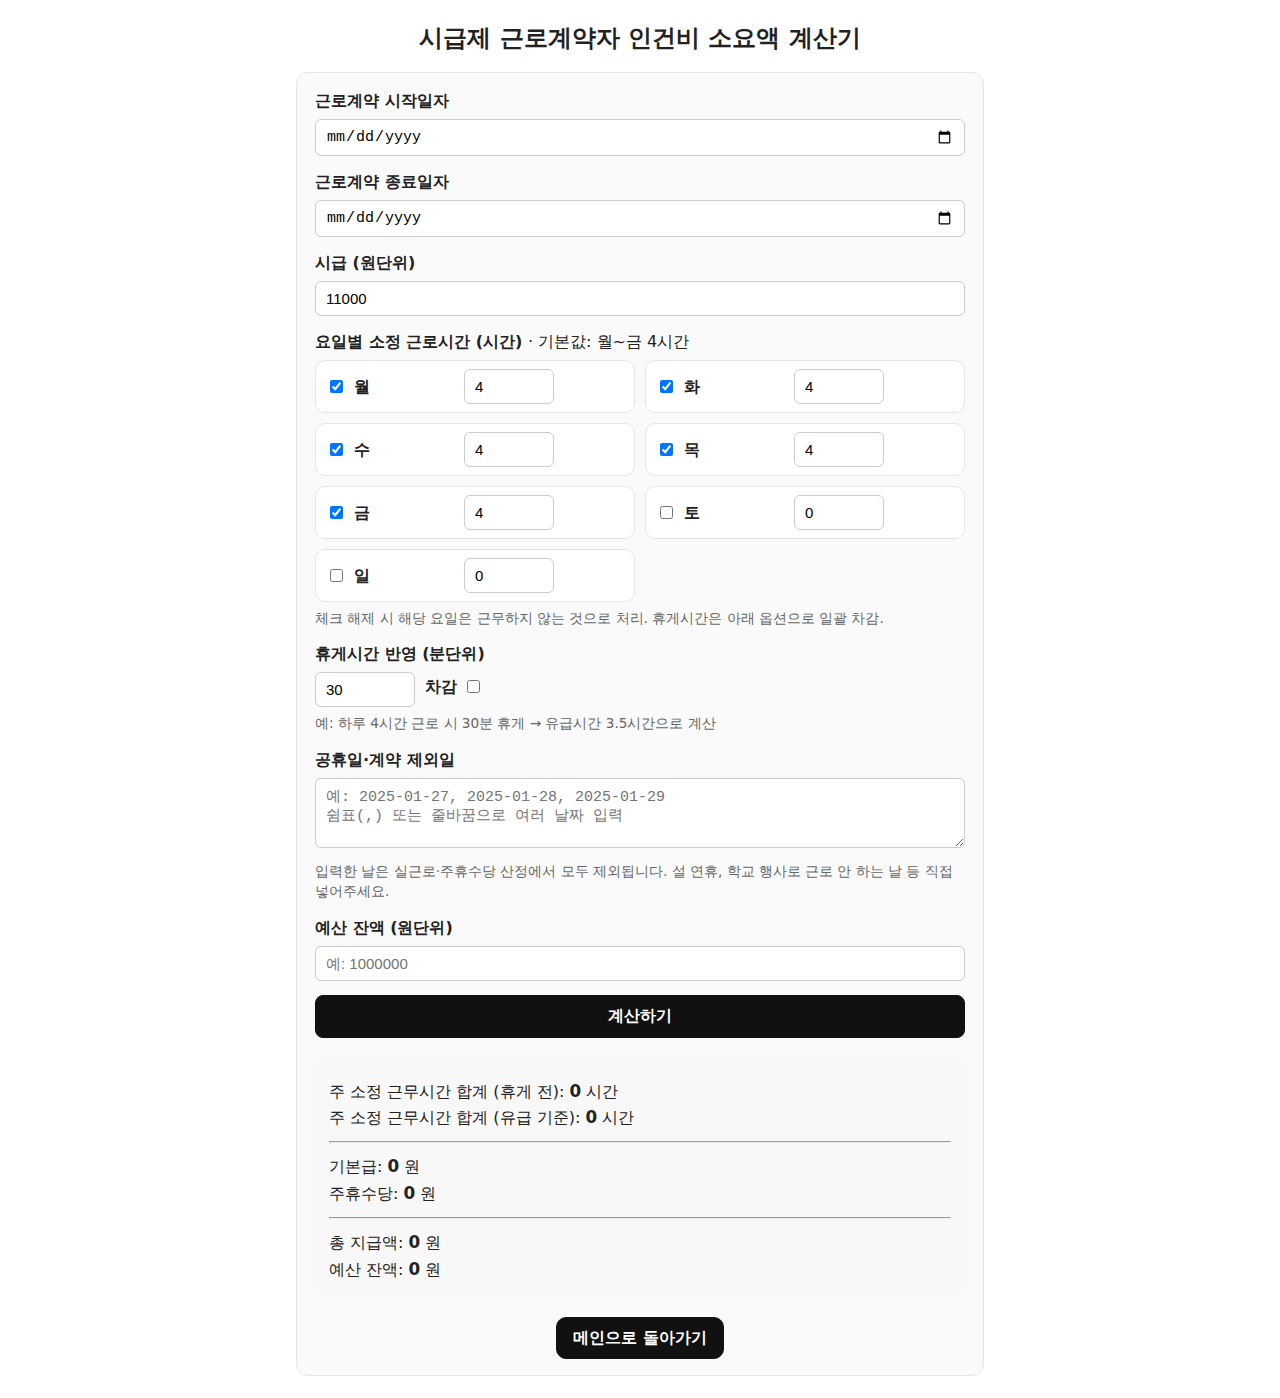
<file: parttime-wage-calculator/index.html>
<!doctype html>
<html lang="ko">
<head>
  <meta charset="utf-8" />
  <meta name="viewport" content="width=device-width, initial-scale=1" />
  <title>시급제 근로계약자 인건비 소요액 계산기</title>

  <link rel="icon" href="/static/favicon.ico" />
  <link rel="stylesheet" href="/static/style.css" />
  <script src="./script.js" defer></script>

  <style>
    body { font-family: system-ui, -apple-system, "Noto Sans KR", sans-serif; background:#fff; color:#222; margin:0; padding:0; }
    main { max-width: 720px; margin: 20px auto; padding: 0 16px; }
    h1 { font-size: 1.5rem; margin-bottom: 16px; text-align: center; }

    .section { border:1px solid #e5e5e5; border-radius:12px; padding:16px 18px; background:#fafafa; }
    .field-row { margin-bottom:14px; }
    label { font-weight:600; display:block; margin-bottom:6px; }

    input[type="number"], input[type="date"] {
      width:100%; box-sizing:border-box; padding:8px 10px; border:1px solid #ccc; border-radius:6px; font-size:15px;
    }

    /* 공휴일·제외일 입력용 */
    textarea {
      width:100%;
      box-sizing:border-box;
      padding:8px 10px;
      border:1px solid #ccc;
      border-radius:6px;
      font-size:15px;
      resize:vertical;
      min-height:70px;
    }

    .days-grid { display:grid; grid-template-columns: 1fr 1fr; gap:10px; }
    .day-item { display:flex; align-items:center; justify-content:space-between; border:1px solid #e6e6e6; border-radius:10px; background:#fff; padding:8px 10px; }
    .day-left { display:flex; align-items:center; gap:8px; font-weight:600; }
    .day-right { display:flex; align-items:center; gap:8px; min-width: 160px; }
    .day-right input[type="number"]{ width:90px; }
    .hint { color:#666; font-size:.85rem; margin-top:6px; }

    button { display:block; width:100%; padding:10px; border-radius:8px; border:1px solid #111; background:#111; color:#fff; font-weight:600; cursor:pointer; font-size:1rem; }
    button:hover { opacity:.9; }

    .result-box { background:#f8f8f8; border-radius:10px; padding:14px; margin-top:18px; line-height:1.6; }
    .result-box span { font-weight:bold; font-size:1.05rem; }

    .btn-home { display:inline-block; margin-top:20px; padding:8px 16px; border:1px solid #111; border-radius:10px; background:#111; color:#fff; font-weight:600; text-decoration:none; text-align:center; }
    .btn-home:hover { opacity:.9; }

    footer { text-align:center; margin-top:24px; color:#555; font-size:.85rem; line-height:1.5; }
  </style>
</head>

<body>
  <main>
    <h1>시급제 근로계약자 인건비 소요액 계산기</h1>

    <div class="section">
      <div class="field-row">
        <label for="startDate">근로계약 시작일자</label>
        <input type="date" id="startDate" />
      </div>

      <div class="field-row">
        <label for="endDate">근로계약 종료일자</label>
        <input type="date" id="endDate" />
      </div>

      <div class="field-row">
        <label for="hourlyWage">시급 (원단위)</label>
        <input type="number" id="hourlyWage" value="11000" />
      </div>

      <!-- 요일별 소정 근로시간 -->
      <div class="field-row">
        <label>요일별 소정 근로시간 (시간) <span style="font-weight:500;">· 기본값: 월~금 4시간</span></label>
        <div class="days-grid">
          <div class="day-item"><div class="day-left"><input type="checkbox" id="mon" checked /><span>월</span></div><div class="day-right"><input type="number" id="monHours" step="0.5" value="4" /></div></div>
          <div class="day-item"><div class="day-left"><input type="checkbox" id="tue" checked /><span>화</span></div><div class="day-right"><input type="number" id="tueHours" step="0.5" value="4" /></div></div>
          <div class="day-item"><div class="day-left"><input type="checkbox" id="wed" checked /><span>수</span></div><div class="day-right"><input type="number" id="wedHours" step="0.5" value="4" /></div></div>
          <div class="day-item"><div class="day-left"><input type="checkbox" id="thu" checked /><span>목</span></div><div class="day-right"><input type="number" id="thuHours" step="0.5" value="4" /></div></div>
          <div class="day-item"><div class="day-left"><input type="checkbox" id="fri" checked /><span>금</span></div><div class="day-right"><input type="number" id="friHours" step="0.5" value="4" /></div></div>
          <div class="day-item"><div class="day-left"><input type="checkbox" id="sat" /><span>토</span></div><div class="day-right"><input type="number" id="satHours" step="0.5" value="0" /></div></div>
          <div class="day-item"><div class="day-left"><input type="checkbox" id="sun" /><span>일</span></div><div class="day-right"><input type="number" id="sunHours" step="0.5" value="0" /></div></div>
        </div>
        <div class="hint">체크 해제 시 해당 요일은 근무하지 않는 것으로 처리. 휴게시간은 아래 옵션으로 일괄 차감.</div>
      </div>

      <div class="field-row">
        <label for="breakMinutes">휴게시간 반영 (분단위)</label>
        <div style="display:flex; align-items:center; gap:10px;">
          <input type="number" id="breakMinutes" min="0" step="5" value="30" style="width:100px;" />
          <label style="display:flex; align-items:center; gap:6px;">
            <span>차감</span><input type="checkbox" id="breakEnabled" />
          </label>
        </div>
        <div class="hint">예: 하루 4시간 근로 시 30분 휴게 → 유급시간 3.5시간으로 계산</div>
      </div>

      <!-- 공휴일·제외일 -->
      <div class="field-row">
        <label for="excludeDates">공휴일·계약 제외일</label>
        <textarea id="excludeDates" placeholder="예: 2025-01-27, 2025-01-28, 2025-01-29&#10;쉼표(,) 또는 줄바꿈으로 여러 날짜 입력"></textarea>
        <div class="hint">
          입력한 날은 실근로·주휴수당 산정에서 모두 제외됩니다. 설 연휴, 학교 행사로 근로 안 하는 날 등 직접 넣어주세요.
        </div>
      </div>

      <div class="field-row">
        <label for="budget">예산 잔액 (원단위)</label>
        <input type="number" id="budget" placeholder="예: 1000000" />
      </div>

      <button id="btnCalc">계산하기</button>

      <div class="result-box">
        <div id="outDaysLine" style="margin-bottom:8px; font-weight:600; color:#333;"></div>

        <!-- 주 소정 근무시간 합계 -->
        <div>주 소정 근무시간 합계 (휴게 전): <span id="outWeeklyRaw">0</span> 시간</div>
        <div>주 소정 근무시간 합계 (유급 기준): <span id="outWeeklyPaid">0</span> 시간</div>

        <hr style="margin:10px 0;" />
        <div>기본급: <span id="outBase">0</span> 원</div>
        <div>주휴수당: <span id="outJhu">0</span> 원</div>

        <hr style="margin:10px 0;" />
        <div>총 지급액: <span id="outTotal">0</span> 원</div>
        <div>예산 잔액: <span id="outRemain">0</span> 원</div>
        <div id="outMsg" style="color:#555; font-size:0.9rem;"></div>
      </div>

      <div style="text-align:center;">
        <a href="/" class="btn-home">메인으로 돌아가기</a>
      </div>
    </div>

  </main>
</body>

</html>
</file>
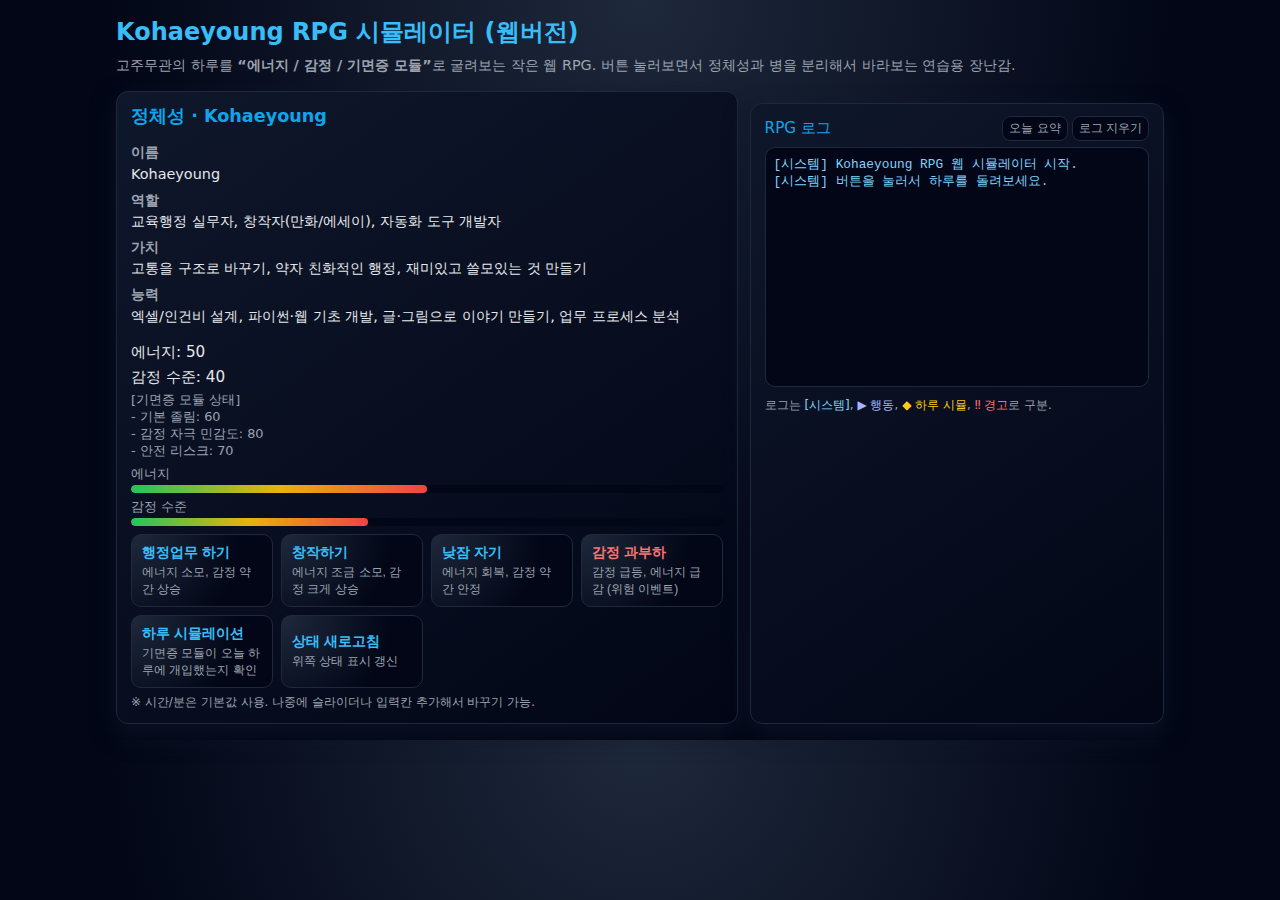
<file: rpg-haey-01/index.html>
<!doctype html>
<html lang="ko">
<head>
  <meta charset="utf-8" />
  <title>Kohaeyoung RPG 시뮬레이터 (웹버전)</title>
  <meta name="viewport" content="width=device-width, initial-scale=1" />
  <style>
    /* 대충 깔끔하게 보이게만 하는 스타일 */

    :root {
      --bg: #020617;
      --panel: #0f172a;
      --panel-soft: #020617;
      --border: #1e293b;
      --accent: #38bdf8;
      --accent-soft: #0ea5e9;
      --text: #e5e7eb;
      --sub: #9ca3af;
      --danger: #f97373;
      --note: #facc15;
    }

    * {
      box-sizing: border-box;
    }

    body {
      margin: 0;
      padding: 0;
      font-family: system-ui, -apple-system, "Segoe UI", "Apple SD Gothic Neo",
        "Noto Sans KR", sans-serif;
      background: radial-gradient(circle at top, #1e293b 0, #020617 55%);
      color: var(--text);
    }

    .page {
      max-width: 1080px;
      margin: 0 auto;
      padding: 16px;
    }

    h1 {
      margin: 0 0 8px;
      font-size: 1.5rem;
      color: var(--accent);
    }

    .subtitle {
      margin-bottom: 16px;
      font-size: 0.9rem;
      color: var(--sub);
    }

    .layout {
      display: grid;
      grid-template-columns: minmax(0, 3fr) minmax(0, 2fr);
      gap: 12px;
    }

    @media (max-width: 768px) {
      .layout {
        grid-template-columns: 1fr;
      }
    }

    .card {
      background: linear-gradient(145deg, var(--panel), var(--panel-soft));
      border: 1px solid var(--border);
      border-radius: 12px;
      padding: 12px 14px;
      box-shadow: 0 10px 25px rgba(15, 23, 42, 0.7);
    }

    .card h2 {
      margin: 0 0 8px;
      font-size: 1.1rem;
      color: var(--accent-soft);
    }

    .identity-list {
      font-size: 0.9rem;
      line-height: 1.5;
    }

    .identity-list dt {
      font-weight: 600;
      margin-top: 4px;
      color: var(--sub);
    }

    .identity-list dd {
      margin: 0 0 4px;
    }

    .status-line {
      font-size: 0.95rem;
      margin-bottom: 4px;
    }

    .status-line strong {
      color: var(--accent);
    }

    .status-disease {
      font-size: 0.8rem;
      color: var(--sub);
      margin-top: 4px;
      white-space: pre-line;
    }

    .gauge-wrap {
      margin: 6px 0;
    }

    .gauge-label {
      font-size: 0.8rem;
      color: var(--sub);
      margin-bottom: 2px;
    }

    .gauge-bar {
      position: relative;
      width: 100%;
      height: 8px;
      border-radius: 999px;
      background: #020617;
      overflow: hidden;
    }

    .gauge-fill {
      position: absolute;
      top: 0;
      left: 0;
      height: 100%;
      border-radius: 999px;
      background: linear-gradient(to right, #22c55e, #eab308, #ef4444);
      transition: width 0.2s ease-out;
    }

    .actions-grid {
      display: grid;
      grid-template-columns: repeat(auto-fit, minmax(120px, 1fr));
      gap: 8px;
      margin-top: 8px;
    }

    button.action {
      border-radius: 10px;
      border: 1px solid #1e293b;
      background: radial-gradient(circle at top left, #1e293b 0, #020617 70%);
      color: var(--text);
      padding: 8px 10px;
      font-size: 0.9rem;
      cursor: pointer;
      text-align: left;
      transition: transform 0.1s ease-out, box-shadow 0.1s ease-out,
        border-color 0.1s ease-out, background 0.1s ease-out;
    }

    button.action span.label {
      display: block;
      font-weight: 600;
      color: var(--accent);
    }

    button.action span.desc {
      display: block;
      font-size: 0.75rem;
      color: var(--sub);
      margin-top: 2px;
    }

    button.action:hover {
      transform: translateY(-1px);
      border-color: var(--accent-soft);
      box-shadow: 0 10px 20px rgba(56, 189, 248, 0.25);
      background: radial-gradient(circle at top left, #0f172a 0, #020617 80%);
    }

    button.action.danger span.label {
      color: var(--danger);
    }

    .small-note {
      margin-top: 6px;
      font-size: 0.75rem;
      color: var(--sub);
    }

    .log-card {
      margin-top: 12px;
    }

    .log-header-row {
      display: flex;
      justify-content: space-between;
      align-items: center;
      margin-bottom: 4px;
    }

    .log-title {
      font-size: 0.95rem;
      color: var(--accent-soft);
    }

    .log-controls {
      display: flex;
      gap: 4px;
    }

    .log-controls button {
      border-radius: 8px;
      border: 1px solid #1e293b;
      background: #020617;
      color: var(--sub);
      font-size: 0.75rem;
      padding: 3px 6px;
      cursor: pointer;
    }

    .log-controls button:hover {
      border-color: var(--accent);
      color: var(--accent);
    }

    .log-view {
      margin-top: 6px;
      background: #020617;
      border-radius: 10px;
      padding: 8px;
      font-family: "JetBrains Mono", ui-monospace, SFMono-Regular, Menlo, Monaco,
        Consolas, "Liberation Mono", "Courier New", monospace;
      font-size: 0.8rem;
      height: 240px;
      overflow-y: auto;
      border: 1px solid #1e293b;
    }

    .log-line-system {
      color: #7dd3fc;
    }

    .log-line-action {
      color: #a5b4fc;
    }

    .log-line-alert {
      color: #f97373;
    }

    .log-line-note {
      color: #facc15;
    }

    .log-line-time {
      color: #6b7280;
    }

    .footer-note {
      margin-top: 10px;
      font-size: 0.75rem;
      color: var(--sub);
    }
  </style>
</head>
<body>
  <div class="page">
    <h1>Kohaeyoung RPG 시뮬레이터 (웹버전)</h1>
    <div class="subtitle">
      고주무관의 하루를 <strong>“에너지 / 감정 / 기면증 모듈”</strong>로 굴려보는
      작은 웹 RPG. 버튼 눌러보면서 정체성과 병을 분리해서 바라보는 연습용 장난감.
    </div>

    <div class="layout">
      <!-- 왼쪽: 정체성 + 상태 + 액션 -->
      <div class="card">
        <h2>정체성 · Kohaeyoung</h2>
        <dl class="identity-list" id="identity-summary">
          <!-- JS에서 채워 넣을 예정 -->
        </dl>

        <div style="margin-top:8px;">
          <div class="status-line" id="status-energy"></div>
          <div class="status-line" id="status-emotion"></div>
          <div class="status-disease" id="status-disease"></div>

          <div class="gauge-wrap">
            <div class="gauge-label">에너지</div>
            <div class="gauge-bar">
              <div class="gauge-fill" id="gauge-energy" style="width:50%;"></div>
            </div>
          </div>
          <div class="gauge-wrap">
            <div class="gauge-label">감정 수준</div>
            <div class="gauge-bar">
              <div class="gauge-fill" id="gauge-emotion" style="width:40%;"></div>
            </div>
          </div>
        </div>

        <div class="actions-grid">
          <button class="action" id="btn-work">
            <span class="label">행정업무 하기</span>
            <span class="desc">에너지 소모, 감정 약간 상승</span>
          </button>
          <button class="action" id="btn-creative">
            <span class="label">창작하기</span>
            <span class="desc">에너지 조금 소모, 감정 크게 상승</span>
          </button>
          <button class="action" id="btn-nap">
            <span class="label">낮잠 자기</span>
            <span class="desc">에너지 회복, 감정 약간 안정</span>
          </button>
          <button class="action danger" id="btn-meltdown">
            <span class="label">감정 과부하</span>
            <span class="desc">감정 급등, 에너지 급감 (위험 이벤트)</span>
          </button>
          <button class="action" id="btn-sim-day">
            <span class="label">하루 시뮬레이션</span>
            <span class="desc">기면증 모듈이 오늘 하루에 개입했는지 확인</span>
          </button>
          <button class="action" id="btn-status">
            <span class="label">상태 새로고침</span>
            <span class="desc">위쪽 상태 표시 갱신</span>
          </button>
        </div>

        <div class="small-note">
          ※ 시간/분은 기본값 사용. 나중에 슬라이더나 입력칸 추가해서 바꾸기 가능.
        </div>
      </div>

      <!-- 오른쪽: 로그 -->
      <div class="card log-card">
        <div class="log-header-row">
          <div class="log-title">RPG 로그</div>
          <div class="log-controls">
            <button id="btn-log-today">오늘 요약</button>
            <button id="btn-log-clear">로그 지우기</button>
          </div>
        </div>
        <div class="log-view" id="log-view"></div>

        <div class="footer-note">
          로그는 <span style="color:#7dd3fc;">[시스템]</span>,
          <span style="color:#a5b4fc;">▶ 행동</span>,
          <span style="color:#facc15;">◆ 하루 시뮬</span>,
          <span style="color:#f97373;">‼ 경고</span>로 구분.
        </div>
      </div>
    </div>
  </div>

  <script>
    // ============================
    // Kohaeyoung RPG 웹버전 로직
    // ============================

    // 정체성, 기면증 모듈, 엔티티를 JS 객체로 대충 흉내냄

    const identityCore = {
      name: "Kohaeyoung",
      roles: ["교육행정 실무자", "창작자(만화/에세이)", "자동화 도구 개발자"],
      values: ["고통을 구조로 바꾸기", "약자 친화적인 행정", "재미있고 쓸모있는 것 만들기"],
      skills: ["엑셀/인건비 설계", "파이썬·웹 기초 개발", "글·그림으로 이야기 만들기", "업무 프로세스 분석"],
    };

    const narcolepsyModule = {
      baselineSleepiness: 60,
      emotionTriggerSensitivity: 80,
      safetyRiskLevel: 70,
      lastNapTime: null,
    };

    const ko = {
      energy: 50,
      emotion: 40,
      logs: [], // 여기서는 텍스트 로그가 아니라, DayLog 비슷한 걸 쌓을 수도 있음
    };

    // 날짜 포맷용. 그냥 간단하게만.
    function formatDate(d) {
      const yyyy = d.getFullYear();
      const mm = String(d.getMonth() + 1).padStart(2, "0");
      const dd = String(d.getDate()).padStart(2, "0");
      return `${yyyy}-${mm}-${dd}`;
    }

    // 병 모듈 tick: 발작 계산
    function diseaseTick(emotion, fatigue) {
      const base = narcolepsyModule.baselineSleepiness;
      const sens = narcolepsyModule.emotionTriggerSensitivity;

      let triggerScore =
        base * 0.4 + emotion * (sens / 100) * 0.3 + fatigue * 0.3;

      if (triggerScore < 0) triggerScore = 0;
      if (triggerScore > 100) triggerScore = 100;

      const roll = Math.random() * 100;
      const eventHappened = roll < triggerScore;

      const result = {
        triggerScore: Math.round(triggerScore * 10) / 10,
        sleepAttack: false,
        cataplexy: false,
      };

      if (eventHappened) {
        if (Math.random() < 0.5) {
          result.sleepAttack = true;
        } else {
          result.cataplexy = true;
        }
      }

      return result;
    }

    // 에너지/감정 값 강제로 0~100 사이로 유지
    function clampState() {
      ko.energy = Math.max(0, Math.min(100, ko.energy));
      ko.emotion = Math.max(0, Math.min(100, ko.emotion));
    }

    // -----------------------------
    // UI 요소 핸들링
    // -----------------------------

    const $identity = document.getElementById("identity-summary");
    const $statusEnergy = document.getElementById("status-energy");
    const $statusEmotion = document.getElementById("status-emotion");
    const $statusDisease = document.getElementById("status-disease");
    const $gaugeEnergy = document.getElementById("gauge-energy");
    const $gaugeEmotion = document.getElementById("gauge-emotion");
    const $logView = document.getElementById("log-view");

    function renderIdentity() {
      // dl 요소에 identityCore 내용 채우기
      $identity.innerHTML = `
        <dt>이름</dt>
        <dd>${identityCore.name}</dd>
        <dt>역할</dt>
        <dd>${identityCore.roles.join(", ")}</dd>
        <dt>가치</dt>
        <dd>${identityCore.values.join(", ")}</dd>
        <dt>능력</dt>
        <dd>${identityCore.skills.join(", ")}</dd>
      `;
    }

    function renderStatus() {
      $statusEnergy.textContent = `에너지: ${ko.energy}`;
      $statusEmotion.textContent = `감정 수준: ${ko.emotion}`;

      const diseaseText =
        `[기면증 모듈 상태]\n` +
        `- 기본 졸림: ${narcolepsyModule.baselineSleepiness}\n` +
        `- 감정 자극 민감도: ${narcolepsyModule.emotionTriggerSensitivity}\n` +
        `- 안전 리스크: ${narcolepsyModule.safetyRiskLevel}`;
      $statusDisease.textContent = diseaseText;

      $gaugeEnergy.style.width = `${ko.energy}%`;
      $gaugeEmotion.style.width = `${ko.emotion}%`;
    }

    // 로그 찍기용 함수들
    function appendLog(line, className) {
      const div = document.createElement("div");
      div.className = className;
      div.textContent = line;
      $logView.appendChild(div);
      $logView.scrollTop = $logView.scrollHeight;
    }

    function logSystem(msg) {
      appendLog(`[시스템] ${msg}`, "log-line-system");
    }

    function logAction(msg) {
      appendLog(`▶ ${msg}`, "log-line-action");
    }

    function logAlert(msg) {
      appendLog(`‼ ${msg}`, "log-line-alert");
    }

    function logNote(msg) {
      appendLog(`◆ ${msg}`, "log-line-note");
    }

    // -----------------------------
    // 행동 함수들 (원래 파이썬 메서드들)
    // -----------------------------

    function doWork(hours = 2) {
      const before = ko.energy;
      ko.energy -= 5 * hours;
      ko.emotion += 5;
      clampState();
      return `${hours}시간 행정업무를 했다. 에너지 ${before} → ${ko.energy}, 감정 ${ko.emotion}.`;
    }

    function doCreative(hours = 1) {
      const before = ko.energy;
      ko.energy -= 3 * hours;
      ko.emotion += 10;
      clampState();
      return `${hours}시간 창작했다. 에너지 ${before} → ${ko.energy}, 감정 ${ko.emotion}.`;
    }

    function takeNap(minutes = 20) {
      const before = ko.energy;
      ko.energy += Math.floor(minutes / 5);
      ko.emotion -= 5;
      clampState();
      narcolepsyModule.lastNapTime = new Date();
      return `${minutes}분 낮잠. 에너지 ${before} → ${ko.energy}, 감정 ${ko.emotion}.`;
    }

    function meltdown() {
      const beforeE = ko.energy;
      const beforeEm = ko.emotion;
      ko.emotion = Math.min(100, ko.emotion + 40);
      ko.energy = Math.max(0, ko.energy - 20);
      clampState();
      return `감정 과부하! 감정 ${beforeEm} → ${ko.emotion}, 에너지 ${beforeE} → ${ko.energy}.`;
    }

    function simulateDay(moodLabel = "보통") {
      const fatigue = 100 - ko.energy;
      const result = diseaseTick(ko.emotion, fatigue);
      const today = formatDate(new Date());

      const notes = [];

      if (result.sleepAttack) {
        notes.push("예상치 못한 수면발작이 찾아왔다. (갑자기 잠듦)");
        ko.energy += 10;
      }
      if (result.cataplexy) {
        notes.push("감정 자극 후 탈력(허탈) 발작이 왔다.");
        ko.energy -= 10;
      }

      if (notes.length === 0) {
        notes.push("특별한 발작 없이 하루를 버텼다.");
      }

      notes.push(
        `트리거 점수: ${result.triggerScore} (emotion=${ko.emotion}, fatigue=${fatigue})`
      );

      clampState();

      // 우리 쪽 로그에도 적당히 넣어두자
      const dayLog = {
        date: today,
        mood: moodLabel,
        energy: ko.energy,
        notes,
      };
      ko.logs.push(dayLog);

      return dayLog;
    }

    // -----------------------------
    // 버튼 이벤트 연결
    // -----------------------------

    document.getElementById("btn-work").addEventListener("click", () => {
      const msg = doWork(2); // 기본 2시간
      logAction(msg);
      renderStatus();
    });

    document.getElementById("btn-creative").addEventListener("click", () => {
      const msg = doCreative(1); // 기본 1시간
      logAction(msg);
      renderStatus();
    });

    document.getElementById("btn-nap").addEventListener("click", () => {
      const msg = takeNap(20); // 기본 20분
      logAction(msg);
      renderStatus();
    });

    document.getElementById("btn-meltdown").addEventListener("click", () => {
      const ok = confirm("정말 감정 과부하로 처리할까요?");
      if (!ok) return;
      const msg = meltdown();
      logAlert(msg);
      renderStatus();
    });

    document.getElementById("btn-sim-day").addEventListener("click", () => {
      const mood = prompt("오늘 하루를 한 단어로 적어볼까요? (예: 버텨낸 날)", "보통") || "보통";
      const log = simulateDay(mood);
      logNote(`[${log.date}] 하루 시뮬레이션 (${log.mood})`);
      log.notes.forEach((n) => logNote("  · " + n));
      renderStatus();
    });

    document.getElementById("btn-status").addEventListener("click", () => {
      renderStatus();
      logSystem("상태를 새로고침했습니다.");
    });

    document.getElementById("btn-log-clear").addEventListener("click", () => {
      $logView.innerHTML = "";
      logSystem("로그를 초기화했습니다.");
    });

    document.getElementById("btn-log-today").addEventListener("click", () => {
      if (ko.logs.length === 0) {
        logSystem("아직 하루 시뮬레이션 로그가 없어요.");
        return;
      }
      const last = ko.logs[ko.logs.length - 1];
      logNote(`[오늘 요약] ${last.date} / 기분: ${last.mood} / 에너지: ${last.energy}`);
      last.notes.forEach((n) => logNote("  · " + n));
    });

    // -----------------------------
    // 초기 렌더링
    // -----------------------------
    renderIdentity();
    renderStatus();
    logSystem("Kohaeyoung RPG 웹 시뮬레이터 시작.");
    logSystem("버튼을 눌러서 하루를 돌려보세요.");
  </script>
</body>
</html>
</file>
<file: static/style.css>
/* ============================
   기본 세팅
   ============================ */

* {
  box-sizing: border-box;
}

html {
  font-size: 16px;
}

@media (max-width: 600px) {
  html {
    font-size: 15px;
  }
}

body {
  margin: 0;
  padding: 0;
  background: #f5f5f7;
  color: #111;
  font-family: system-ui, -apple-system, "Segoe UI", Roboto, "Helvetica Neue",
    Arial, "Apple SD Gothic Neo", "Noto Sans KR", "맑은 고딕", sans-serif;
  line-height: 1.5;
  word-break: keep-all;
}

a {
  color: inherit;
  text-decoration: none;
}

a:hover {
  text-decoration: underline;
}

/* ============================
   컬러 변수 (블루 제거)
   ============================ */

:root {
  --accent-soft: #e9dfe6;
  --accent-soft-strong: #dcc9d6;
  --accent-soft-bg: #f6f1f4;
}

/* ============================
   헤더 / 내비게이션
   ============================ */

.site-header {
  background: #ffffff;
  border-bottom: 1px solid #e3e3e3;
}

.header-inner {
  max-width: 960px;
  margin: 0 auto;
  padding: 16px;
  display: flex;
  flex-wrap: wrap;
  gap: 12px;
  align-items: center;
  justify-content: space-between;
}

.site-title {
  margin: 0;
  font-size: 1.25rem;
  font-weight: 700;
}

.site-subtitle {
  margin: 4px 0 0;
  font-size: 0.9rem;
  color: #666;
}

.site-nav {
  position: relative;
}

.nav-toggle {
  display: none;
  border: 1px solid #ccc;
  border-radius: 999px;
  padding: 6px 12px;
  background: #fff;
  font-size: 0.85rem;
  cursor: pointer;
}

.nav-list {
  display: flex;
  gap: 10px;
  list-style: none;
  margin: 0;
  padding: 0;
  font-size: 0.9rem;
}

.nav-list a {
  padding: 6px 10px;
  border-radius: 999px;
}

.nav-list a:hover {
  background: #f0f0f3;
}

.nav-list a.is-active {
  background: var(--accent-soft-strong);
  color: #111;
}

/* 모바일 메뉴 */
@media (max-width: 720px) {
  .header-inner {
    align-items: flex-start;
  }
  .nav-toggle {
    display: inline-block;
  }
  .nav-list {
    display: none;
    flex-direction: column;
    margin-top: 8px;
    background: #fff;
    border-radius: 12px;
    padding: 8px;
    box-shadow: 0 6px 16px rgba(0, 0, 0, 0.06);
  }
  .nav-list.is-open {
    display: flex;
  }
}

/* ============================
   메인 레이아웃 / 카드
   ============================ */

.page-main {
  max-width: 960px;
  margin: 0 auto;
  padding: 24px 16px 40px;
}

.card {
  background: #ffffff;
  border-radius: 14px;
  padding: 18px 16px 20px;
  margin-bottom: 16px;
  box-shadow: 0 4px 10px rgba(15, 23, 42, 0.04);
}

.card h2 {
  margin-top: 0;
  font-size: 1.1rem;
}

.notice-card {
  border-left: 4px solid var(--accent-soft-strong);
}

/* ============================
   바로가기 카드
   ============================ */

.quick-links-grid {
  display: grid;
  grid-template-columns: repeat(3, minmax(0, 1fr));
  gap: 12px;
}

@media (max-width: 900px) {
  .quick-links-grid {
    grid-template-columns: repeat(2, minmax(0, 1fr));
  }
}

@media (max-width: 600px) {
  .quick-links-grid {
    grid-template-columns: 1fr;
  }
}

.quick-link {
  display: block;
  padding: 12px 12px 14px;
  border-radius: 12px;
  border: 1px solid #e3e3e8;
  background: #fafafe;
}

.quick-link h3 {
  margin: 0 0 4px;
  font-size: 0.98rem;
}

.quick-link p {
  margin: 0;
  font-size: 0.86rem;
  color: #555;
}

.quick-link:hover {
  border-color: var(--accent-soft-strong);
  background: var(--accent-soft-bg);
  text-decoration: none;
}

/* ============================
   리스트 / 표 / 기타 요소
   ============================ */

.step-list,
.bullet-list {
  margin: 8px 0 0;
  padding-left: 1.1rem;
}

.step-list li,
.bullet-list li {
  margin-bottom: 6px;
}

.info-text {
  margin-top: 8px;
  font-size: 0.9rem;
  color: #444;
}

.small-text {
  font-size: 0.82rem;
  color: #666;
}

.simple-table {
  width: 100%;
  border-collapse: collapse;
  margin-top: 8px;
  font-size: 0.9rem;
}

.simple-table th,
.simple-table td {
  border: 1px solid #e1e1e1;
  padding: 6px 8px;
}

.simple-table th {
  background: #f4f5fb;
}

/* FAQ */

.faq-item {
  border-top: 1px solid #ececf2;
  padding-top: 10px;
  margin-top: 10px;
}

.faq-q {
  font-size: 0.95rem;
  margin: 0 0 4px;
}

.faq-a {
  margin: 0 0 4px;
  font-size: 0.9rem;
}

.faq-tip {
  margin: 0;
  font-size: 0.82rem;
  color: #666;
}

/* 에러 항목 */

.error-item h3 {
  margin-bottom: 4px;
  font-size: 0.98rem;
}

/* ============================
   푸터
   ============================ */

.site-footer {
  border-top: 1px solid #e3e3e3;
  background: #ffffff;
}

.footer-inner {
  max-width: 960px;
  margin: 0 auto;
  padding: 12px 16px 18px;
  font-size: 0.85rem;
  color: #555;
}

.footer-main {
  margin: 0 0 4px;
}

.footer-meta {
  margin: 0 0 8px;
  font-size: 0.8rem;
  color: #888;
}

/* ============================
   작성자 메모
   ============================ */

.dev-note-toggle {
  border-radius: 999px;
  border: 1px dashed #bbb;
  padding: 5px 10px;
  font-size: 0.78rem;
  background: #fafafa;
  cursor: pointer;
}

.dev-note {
  border: 1px dashed #dadada;
  background: #fdfdfd;
  font-size: 0.86rem;
}

.dev-note.is-hidden {
  display: none;
}
</file>
